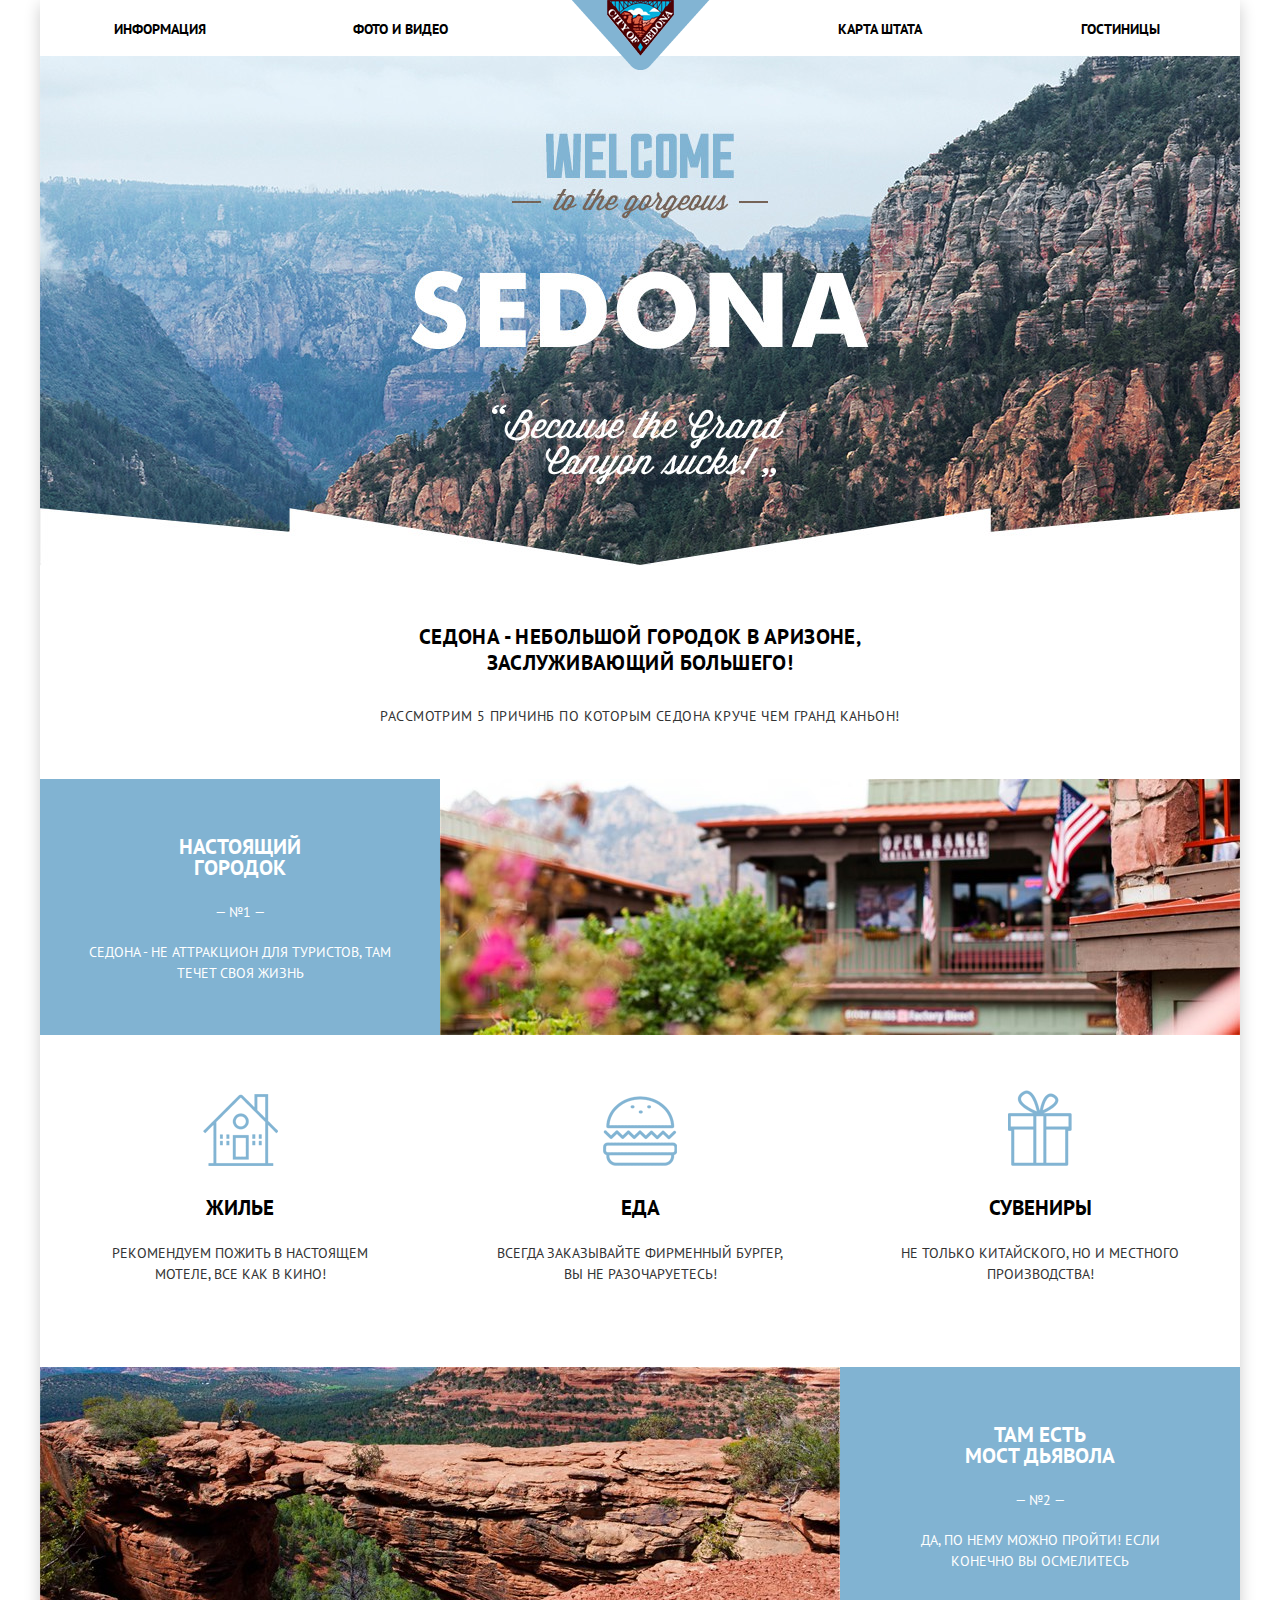
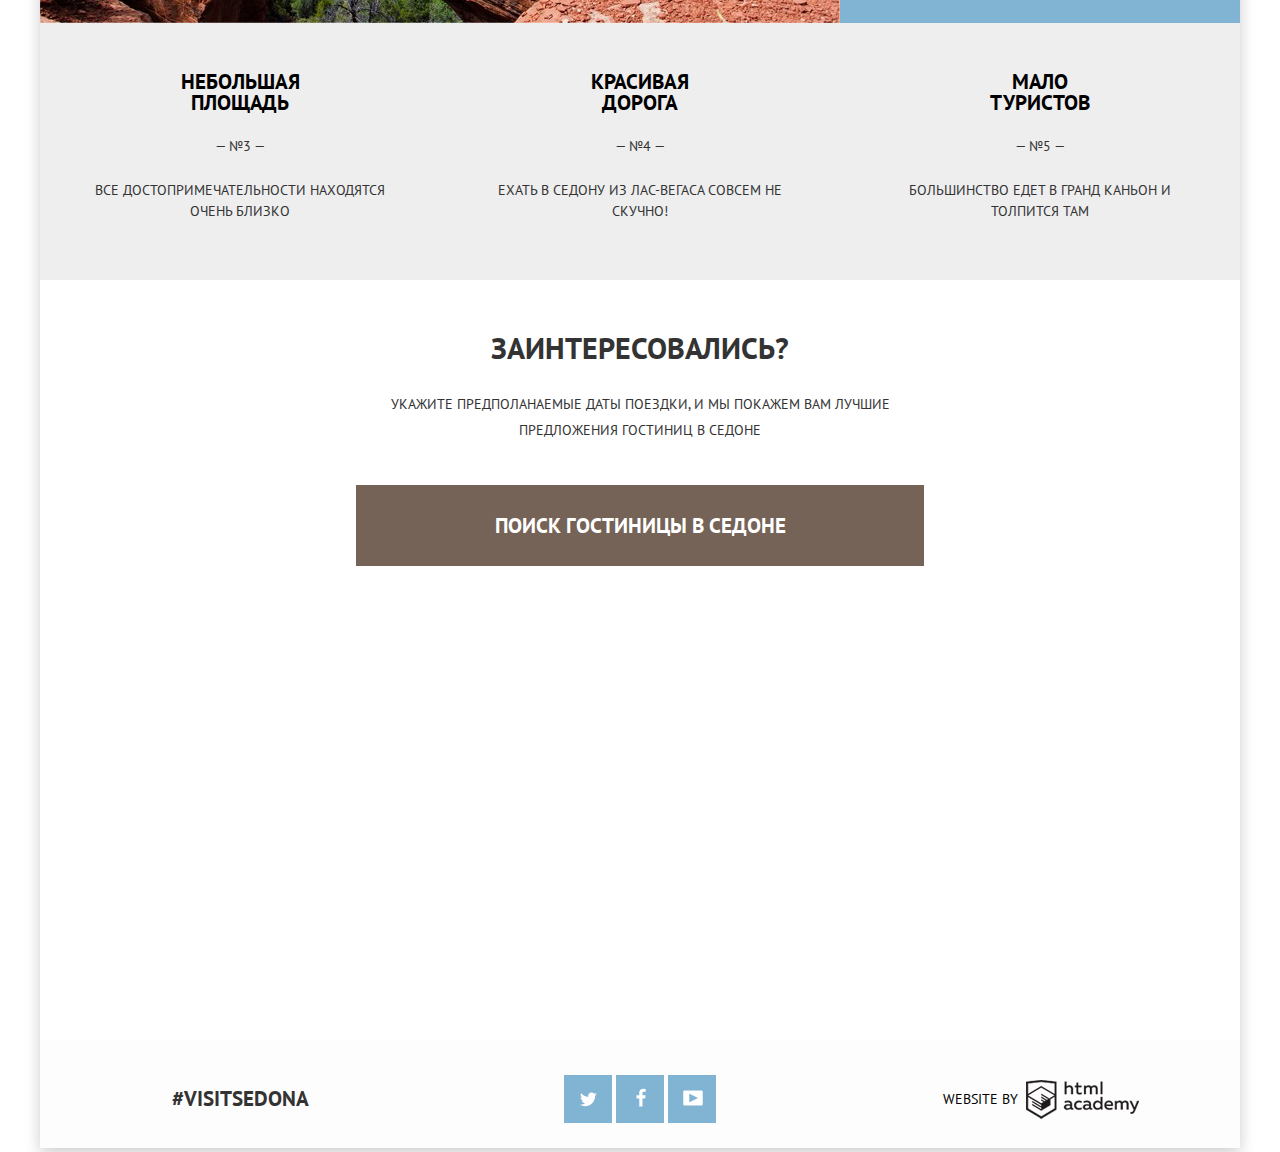
<file: index.html>
<!DOCTYPE html>
<html lang="ru">

<head>
	<meta charset="utf-8">
	<title>Welcome to the gorgeous SEDONA</title>
	<link rel="stylesheet" href="css/normalize.min.css">
	<link rel="stylesheet" href="css/style.min.css">
	<link href='https://fonts.googleapis.com/css?family=PT+Sans:400,700&subset=latin,cyrillic' rel='stylesheet' type='text/css'>
</head>

<body>
	<div class="body-shadow">
		<header class="main-header">
			<div class="container">
				<nav class="main-navigation">
					<ul class="main-navigation-list clearfix">
						<li>
							<a href="#">Информация</a>
						</li>
						<li>
							<a href="#">Фото и видео</a>
						</li>
						<li class="main-navigation-right">
							<a href="inner.html">Гостиницы</a>
						</li>
						<li class="main-navigation-right">
							<a href="#">Карта штата</a>
						</li>
					</ul>
					<div class="logo">
						<img src="img/logo.png" alt="Логотип City of Sedona»">
					</div>
				</nav>
			</div>
		</header>
		<div class="mountains">
			<img src="img/mountains.jpg" alt="Фото Горы Седона" width="1200" height="510">
		</div>
		<div class="intro">
			<h2>СЕДОНА - НЕБОЛЬШОЙ ГОРОДОК В АРИЗОНЕ,<br> ЗАСЛУЖИВАЮЩИЙ БОЛЬШЕГО!</h2>
			<p>РАССМОТРИМ 5 ПРИЧИНБ ПО КОТОРЫМ СЕДОНА КРУЧЕ ЧЕМ ГРАНД КАНЬОН!</p>
		</div>
		<div class="block-1">
			<div class="block-text">
				<h3 class="block-title">НАСТОЯЩИЙ ГОРОДОК</h3>
				<p class="block-annotation">— №1 —</p>
				<p class="block-description">СЕДОНА - НЕ АТТРАКЦИОН ДЛЯ ТУРИСТОВ,
					ТАМ ТЕЧЕТ СВОЯ ЖИЗНЬ</p>
			</div>
			<div class="block-image">
				<img src="img/open-range.jpg" alt="Фото Дом Open Range" width="800" height="256">
			</div>
		</div>
		<div class="feature-item container-1">
			<div class="feature motel">
				<div class="feature-img">
					<img src="img/motel.png" alt="Жилье"></div>
				<h2 class="title">ЖИЛЬЕ</h2>
				<p class="feature-description">РЕКОМЕНДУЕМ ПОЖИТЬ В НАСТОЯЩЕМ МОТЕЛЕ, ВСЕ КАК В КИНО!</p>
			</div>
			<div class="feature food">
				<div class="feature-img"><img src="img/food.png" alt="ЕДА"></div>
				<h2 class="title">ЕДА</h2>
				<p class="feature-description">ВСЕГДА ЗАКАЗЫВАЙТЕ ФИРМЕННЫЙ БУРГЕР, ВЫ НЕ РАЗОЧАРУЕТЕСЬ!</p>
			</div>
			<div class="feature souvenir">
				<div class="feature-img"><img src="img/souvenir.png" alt="СУВЕНИРЫ"></div>
				<h2 class="title">СУВЕНИРЫ</h2>
				<p class="feature-description">НЕ ТОЛЬКО КИТАЙСКОГО, НО И МЕСТНОГО ПРОИЗВОДСТВА!</p>

			</div>
		</div>
		<div class="block-2">
			<div class="block-image">
				<img src="img/red-rocks-row-2.jpg" alt="Фото Красные горы г.Седона" width="800" height="256">
			</div>
			<div class="block-text">
				<h3 class="block-title">ТАМ ЕСТЬ<br>МОСТ ДЬЯВОЛА</h3>
				<p class="block-annotation">— №2 —</p>
				<p class="block-description">ДА, ПО НЕМУ МОЖНО ПРОЙТИ! ЕСЛИ КОНЕЧНО
					ВЫ ОСМЕЛИТЕСЬ</p>
			</div>
		</div>
		<div class="feature-item container-2">
			<div class="feature feature3">
				<h2 class="feature-title">НЕБОЛЬШАЯ<br>ПЛОЩАДЬ</h2>
				<p class="feature-annotation">— №3 —</p>
				<p class="feature-description">ВСЕ ДОСТОПРИМЕЧАТЕЛЬНОСТИ
					НАХОДЯТСЯ ОЧЕНЬ БЛИЗКО</p>
			</div>
			<div class="feature feature4">
				<h2 class="feature-title">КРАСИВАЯ<br>ДОРОГА</h2>
				<p class="feature-annotation">— №4 —</p>
				<p class="feature-description">ЕХАТЬ В СЕДОНУ ИЗ ЛАС-ВЕГАСА СОВСЕМ
					НЕ СКУЧНО!</p>
			</div>
			<div class="feature feature5">
				<h2 class="feature-title">МАЛО<br>ТУРИСТОВ</h2>
				<p class="feature-annotation">— №5 —</p>
				<p class="feature-description">БОЛЬШИНСТВО ЕДЕТ В ГРАНД КАНЬОН И ТОЛПИТСЯ ТАМ</p>
			</div>
		</div>
		<div class="reservation-index">
			<p class="reservation-interes">ЗАИНТЕРЕСОВАЛИСЬ?</p>
			<p>УКАЖИТЕ ПРЕДПОЛАНАЕМЫЕ ДАТЫ ПОЕЗДКИ,
				И МЫ ПОКАЖЕМ ВАМ ЛУЧШИЕ ПРЕДЛОЖЕНИЯ ГОСТИНИЦ В СЕДОНЕ</p>
			<a href="/form.html" class="reservation-form">ПОИСК ГОСТИНИЦЫ В СЕДОНЕ</a>
			
			<div class="modal-content">
				<form>
					<div class="form-index">
						<div class="form-cell form-cell-date-entry">
							<label class="form-text">ДАТА ЗАЕЗДА:</label>
							<input type="date" id="calendar-entry" name="calendar"><span class="icon-calendar"></span>
						</div>
						<div class="form-cell form-cell-date-exit">
							<label class="form-text">ДАТА ВЫЕЗДА:</label>
							<input type="date" id="calendar-exit" name="calendar"><span class="icon-calendar"></span>
						</div>
						<div class="form-cell-quantity form-cell-quantity1">
							<label class="form-text">ВЗРОСЛЫЕ:</label>
							<div class="form-cell-quantity_w">
								<input type="text" id="quantity" name="quantity" value="1">
								<span class="icon-minus"></span><span class="icon-plus"></span>
							</div>
						</div>
						<div class="form-cell-quantity form-cell-quantity2">
							<label class="form-text form-text-child">ДЕТИ:</label>
							<div class="form-cell-quantity_w">
								<input type="text" id="quantity-child" name="quantity" value="0">
								<span class="icon-minus"></span><span class="icon-plus"></span>
							</div>
						</div>
						<input type="submit" id="find" class="find" value="НАЙТИ">
					</div>
				</form>
			</div>
			
			
		</div>
		<div class="map">
			<iframe src="https://www.google.com/maps/embed?pb=!1m18!1m12!1m3!1d52385.18052164407!2d-111.8302437357105!3d34.85437335642629!2m3!1f0!2f0!3f0!3m2!1i1024!2i768!4f13.1!3m3!1m2!1s0x872da132f942b00d%3A0x5548c523fa6c8efd!2sSedona%2C+Arizona+86336%2C+Stati+Uniti!5e0!3m2!1sit!2sfr!4v1462890121921" width="1200" height="580" style="border:0" allowfullscreen></iframe>
		</div>
		<footer class="main-footer main-footer-index">
			<div class="container">
				<div class="footer-contacts">#VISITSEDONA</div>
				<div class="footer-social">
					<a class="social-btn social-btn-twitter" href="#">Twitter</a>
					<a class="social-btn social-btn-facebook" href="#">Фейсбук</a>
					<a class="social-btn social-btn-youtube" href="#">Youtube</a>
				</div>
				<div class="footer-copyright">
					<p class="htmlacademy">WEBSITE BY</p>
					<a class="btn htmlacademy-logo" href="https://htmlacademy.ru">HTML Academy</a>
				</div>
			</div>
		</footer>
	</div>
	
	
	
	
	<script src="js/script.min.js"></script>
</body>

</html>
</file>
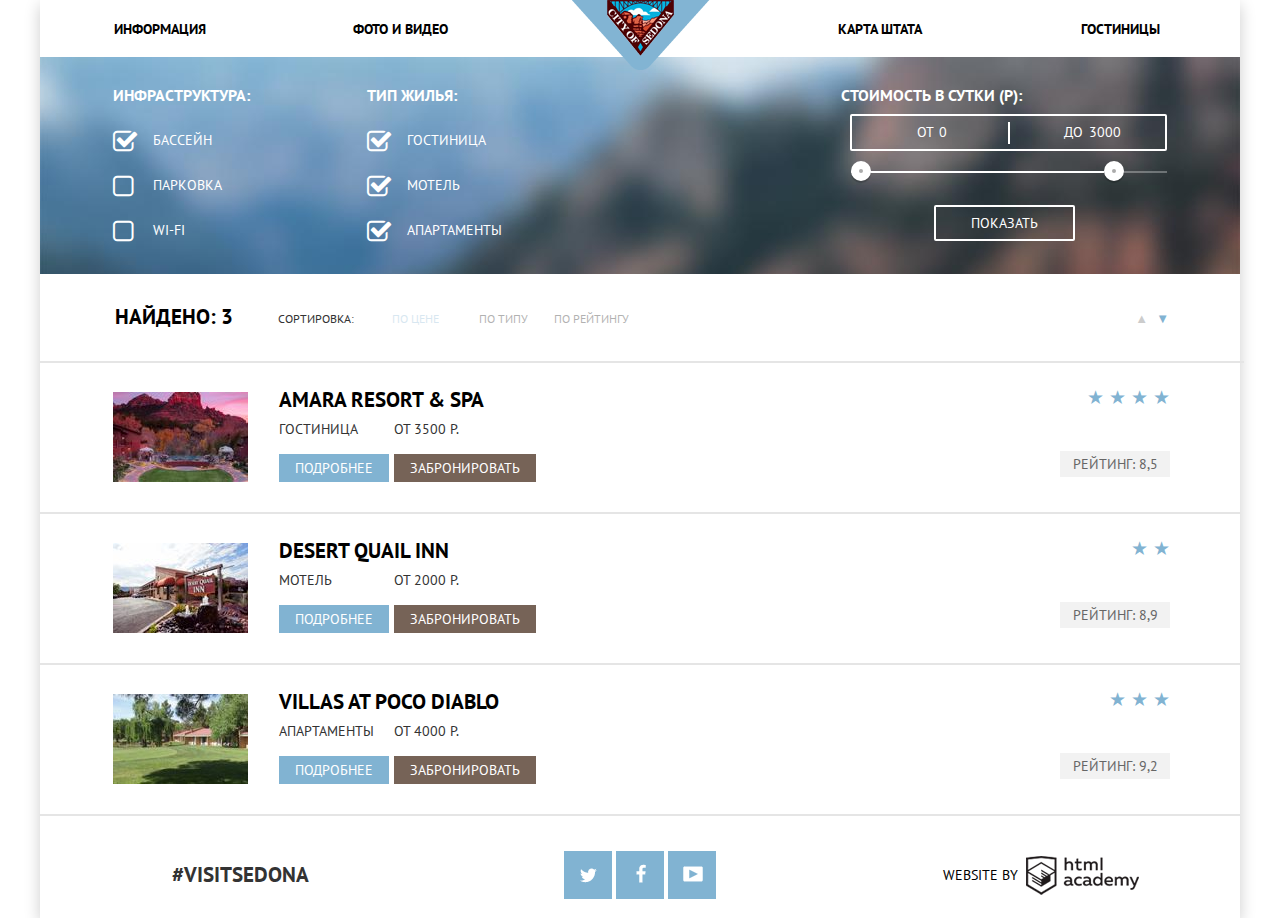
<file: inner.html>
<!DOCTYPE html>
<html lang="ru">

<head>
	<meta charset="utf-8">
	<title>Welcome to the gorgeous SEDONA</title>
	<link rel="stylesheet" href="css/normalize.min.css">
	<link rel="stylesheet" href="css/style.min.css">
	<link href='https://fonts.googleapis.com/css?family=PT+Sans:400,700&subset=latin,cyrillic' rel='stylesheet' type='text/css'>
</head>

<body>
	<div class="body-shadow">
		<header class="main-header">
			<div class="container">
				<nav class="main-navigation">
					<ul class="main-navigation-list clearfix">
						<li>
							<a href="#">Информация</a>
						</li>
						<li>
							<a href="#">Фото и видео</a>
						</li>
						<li class="main-navigation-right">
							<a href="#">Гостиницы</a>
						</li>
						<li class="main-navigation-right">
							<a href="#">Карта штата</a>
						</li>
					</ul>
					<div class="logo">
						<a href="/"><img src="img/logo.png" alt="Логотип City of Sedona»"></a>
					</div>
				</nav>
			</div>
		</header>
		<div class="sorting">
			<div class="sorting-content">
				<div class="sorting-type">
					<p class="type-title">ИНФРАСТРУКТУРА:</p>
					<div class="sorting-check">
						<input type="checkbox" id="checkbox-1" checked>
						<label for="checkbox-1">БАССЕЙН</label>
					</div>
					<div class="sorting-check">
						<input type="checkbox" id="checkbox-2">
						<label for="checkbox-2">ПАРКОВКА</label>
					</div>
					<div class="sorting-check">
						<input type="checkbox" id="checkbox-3">
						<label for="checkbox-3">WI-FI</label>
					</div>
				</div>
				<div class="sorting-type">
					<p class="type-title">ТИП ЖИЛЬЯ:</p>
					<div class="sorting-check">
						<input type="checkbox" id="checkbox-4" checked>
						<label for="checkbox-4">ГОСТИНИЦА</label>
					</div>
					<div class="sorting-check">
						<input type="checkbox" id="checkbox-5" checked>
						<label for="checkbox-5">МОТЕЛЬ</label>
					</div>
					<div class="sorting-check">
						<input type="checkbox" id="checkbox-6" checked>
						<label for="checkbox-6">АПАРТАМЕНТЫ</label>
					</div>
				</div>
				<div class="sorting-price">
					<div class="select-price">
						<p class="type-title">СТОИМОСТЬ В СУТКИ (Р):</p>
						<div class="price-controls">
							<label class="min-price">ОТ
								<input type="text" name="min-price" value="0">
							</label>
							<label class="max-price">ДО
								<input type="text" name="max-price" value="3000">
							</label>
						</div>
						<div class="range-controls">
							<div class="scale">
								<div class="bar">
								</div>
							</div>
							<div class="range-toggle range-toggle-min"></div>
							<div class="range-toggle range-toggle-max"></div>
						</div>
						<button class="btn-transparent" type="submit">ПОКАЗАТЬ</button>
					</div>
				</div>
			</div>
		</div>
		<div class="finded">
			<div class="finded-item">
				<h2>НАЙДЕНО: 3</h2>
			</div>
			<div class="finded-sorting">
				<p class="sorting-title">СОРТИРОВКА:</p>
				<ul class="sorting-critery">
					<li class="critery-active"><a href="#">ПО ЦЕНЕ</a></li>
					<li><a href="#">ПО ТИПУ</a></li>
					<li><a href="#">ПО РЕЙТИНГУ</a></li>
				</ul>
			</div>
			<div class="icon">
				<p class="icon icon-down">&#9660;</p>
				<p class="icon icon-up">&#9650;</p>
			</div>
		</div>
		<div class="hotels">
			<div class="hotel">
				<div class="hotel-img">
					<img src="img/hotel-amara-resort-and-spa.jpg" alt="Фото гостиницы Amara Resort & SPA" width="135" height="90">
				</div>
				<div class="hotel-description">
					<h2><a class="h2" href="#">AMARA RESORT & SPA</a></h2>
					<p class="hotel-type">ГОСТИНИЦА</p>
					<p class="hotel-price">ОТ 3500 Р.</p>
					<a class="more" href="#">ПОДРОБНЕЕ</a>
					<a class="reserve" href="#">ЗАБРОНИРОВАТЬ</a>
				</div>
				<div class="hotel-raiting">
					<p class="raiting-stars">&#9733; &#9733; &#9733; &#9733;</p>
					<p class="raiting-vote">РЕЙТИНГ: 8,5</p>
				</div>
			</div>
			<div class="hotel">
				<div class="hotel-img">
					<img src="img/motel-desert-quail-inn.jpg" alt="Фото мотеля DESERT QUAIL INN" width="135" height="90">
				</div>
				<div class="hotel-description">
					<h2><a class="h2" href="#">DESERT QUAIL INN</a></h2>
					<p class="hotel-type">МОТЕЛЬ</p>
					<p class="hotel-price">ОТ 2000 Р.</p>
					<a class="more" href="#">ПОДРОБНЕЕ</a>
					<a class="reserve" href="#">ЗАБРОНИРОВАТЬ</a>
				</div>
				<div class="hotel-raiting">
					<p class="raiting-stars">&#9733; &#9733;</p>
					<p class="raiting-vote">РЕЙТИНГ: 8,9</p>
				</div>
			</div>
			<div class="hotel">
				<div class="hotel-img">
					<img src="img/apartment-villas-at-poco-diablo.jpg" alt="Фото апартамента VILLAS AT POCO DIABLO" width="135" height="90">
				</div>
				<div class="hotel-description">
					<h2><a class="h2" href="#">VILLAS AT POCO DIABLO</a></h2>
					<p class="hotel-type">АПАРТАМЕНТЫ</p>
					<p class="hotel-price">ОТ 4000 Р.</p>
					<a class="more" href="#">ПОДРОБНЕЕ</a>
					<a class="reserve" href="#">ЗАБРОНИРОВАТЬ</a>
				</div>
				<div class="hotel-raiting">
					<p class="raiting-stars">&#9733; &#9733; &#9733;</p>
					<p class="raiting-vote">РЕЙТИНГ: 9,2</p>
				</div>
			</div>
		</div>
		<footer class="main-footer">
			<div class="container">
				<div class="footer-contacts">#VISITSEDONA</div>
				<div class="footer-social">
					<a class="social-btn social-btn-twitter" href="#">Twitter</a>
					<a class="social-btn social-btn-facebook" href="#">Фейсбук</a>
					<a class="social-btn social-btn-youtube" href="#">Youtube</a>
				</div>
				<div class="footer-copyright">
					<p class="htmlacademy">WEBSITE BY</p>
					<a class="btn htmlacademy-logo" href="https://htmlacademy.ru">HTML Academy</a>
				</div>
			</div>
		</footer>
	</div>
	
	
	
	<script src="js/script.min.js"></script>
</body>

</html>
</file>
<file: css/style.min.css>
@font-face{font-weight:normal;font-style:normal;font-family:"symbols-sedona";src:url("../fonts/symbols-sedona.woff") format("woff"),url("../fonts/symbols-sedona.woff2") format("woff2")}img{max-width:100%;vertical-align:top}body{font-size:14px;line-height:21px;color:#333;font-weight:normal;font-family:"PT Sans","Arial",sans-serif}.body-shadow{width:1200px;margin-left:auto;margin-right:auto;-webkit-box-shadow:0 5px 15px rgba(0,1,1,0.2);box-shadow:0 5px 15px rgba(0,1,1,0.2)}[class^="icon-"]::before,[class*=" icon-"]::before{display:inline-block;width:1em;margin-right:.2em;margin-left:.2em;font-weight:normal;line-height:1em;font-family:"symbols-sedona";text-align:center;text-transform:none;text-decoration:inherit;font-style:normal;font-variant:normal;speak:none}.icon-check-off::before{content:"\2610"}.icon-check-on::before{content:"\2611"}.icon-calendar::before{content:"\e800"}.icon-plus::before{content:"\e801"}.icon-minus::before{content:"\e802"}.container{width:1200px;margin:0 auto;padding-top:16px;font-weight:bold;text-transform:uppercase;font-size:0}.main-navigation-list{width:100%;margin:0;padding:0;list-style:none}.main-navigation-list li{width:20%;display:inline-block;vertical-align:top;text-align:center}.main-navigation-right{float:right}.main-navigation a{display:block;color:#000;font-size:14px;line-height:26px;font-weight:bold;text-decoration:none}.main-navigation a:hover{color:#81b3d2}.main-navigation a:down{opacity:.3}.main-navigation a:active{color:#766357}.main-navigation a:hover:active{color:#604e43}.main-navigation a:down:active{color:#604e43}.logo{position:absolute;left:50%;top:0;margin-left:-68.5px}.mountains{width:1200px;margin-top:14px;margin-left:auto;margin-right:auto}.mountains img{width:100%}.bkg-white{width:1200px;margin-top:-329px;margin-left:auto;margin-right:auto;z-index:3;text-transform:uppercase}.intro{width:1200px;margin-top:58px;margin-left:auto;letter-spacing:.03em;margin-right:auto;text-align:center}h2{font-size:21px;line-height:26px;color:#000;font-weight:bold}p{font-size:14px;line-height:26px;color:#333}.intro p{padding-top:10px}.block-title{margin:0 100px;padding-top:9px;font-size:21px;line-height:21px;color:#fff;font-weight:bold;text-align:center}.block-1{width:1200px;margin:0 auto;margin-top:50px;font-size:0}.block-text{width:400px;height:256px;padding-top:48px;padding-bottom:33px;font-size:14px;line-height:21px;color:#fff;font-weight:normal;text-align:center;background-color:#81b3d2;display:inline-block;vertical-align:top;-webkit-box-sizing:border-box;-moz-box-sizing:border-box;box-sizing:border-box}.block-image{width:800px;margin:0 auto;display:inline-block;vertical-align:top;height:256px;overflow:hidden}.feature-item{width:1200px;font-size:0;margin-left:auto;margin-right:auto;text-align:center}.container-1{margin-bottom:29px}.feature-item .feature{width:400px;margin:0;padding:31px 4% 40px;text-align:center;display:inline-block;vertical-align:top;-webkit-box-sizing:border-box;-moz-box-sizing:border-box;box-sizing:border-box}.feature-img{height:100px;line-height:100px}.feature-img img{vertical-align:bottom}.feature-title{line-height:21px}.container-1 .title{margin-top:29px}.feature-description{line-height:21px;padding-top:4px}.feature-description{line-height:21px;padding-top:4px}.container-2 .feature-description{padding-top:7px;padding-bottom:4px}.container-2{background:#eee}.block-2{width:1200px;margin:0 auto;margin-top:-1px;font-size:0}.block-2 h2{line-height:21px}.feature-annotation{padding-top:2px}.block-annotation{margin:24px 45px 0;color:#fff;font-size:14px;line-height:21px}.block-description{margin:19px 49px 0;color:#fff;font-size:14px;line-height:21px}.reservation-index{width:568px;margin:0 auto;margin-top:55px;text-align:center;background:white;position:relative}.reservation-interes{font-size:30px;font-weight:bold}.reservation-form{color:white;font-weight:bold;text-align:center;padding:30px 0;margin:0 auto;margin-top:28px;background:#766357;width:100%;text-decoration:none;font-size:21px;display:inline-block;vertical-align:top}.modal-content{width:568px;top:0;left:0;background:#fff;margin:0 auto;z-index:2;position:relative;opacity:0;visibility:hidden;-webkit-transition:all .3s;transition:all .3s}.modal-content-show{opacity:1;visibility:visible}.form-index{padding:54px;width:460px;margin-left:auto;margin-right:auto;background-color:#fff;position:absolute;z-index:5;top:0}.form-cell{font-size:14px;line-height:26px;font-weight:bold;margin-bottom:26px;position:relative}.form-text{display:inline-block;vertical-align:top;width:97px;padding-top:7px;margin:0 auto;font-size:14px;line-height:26px;font-weight:bold;text-align:left}.form-text-child{width:81px;margin:0 8px;text-align:right}.form-cell-quantity{width:228px;font-size:14px;line-height:26px;font-weight:bold;margin-bottom:30px;padding-left:0;display:inline-block;vertical-align:top;font-size:0}.form-cell-quantity_w{display:inline-block;vertical-align:top;position:relative;margin-left:15px}input[type="date"]{width:343px;margin-top:3px;margin-left:14px;padding:8px 16px;padding-right:40px;font-size:14px;line-height:21px;font-weight:normal;color:#000;text-transform:uppercase;background-color:#f2f2f2;border:0;outline:0;display:inline-block;vertical-align:top;-webkit-box-sizing:border-box;-moz-box-sizing:border-box;box-sizing:border-box}.icon-calendar{content:"\e800";position:absolute;font-size:21px;font-weight:normal;width:10px;height:10px;color:#a9a9a9}.form-cell-date-entry .icon-calendar{top:7px;right:25px}.form-cell-date-exit .icon-calendar{top:8px;right:25px}input [type="date"]{display:none}.icon-plus{content:"\e801";position:absolute;font-size:14px;color:#a9a9a9}.form-cell-quantity_w .icon-plus{top:9px;right:9px}.icon-minus{content:"\e802";position:absolute;font-size:14px;font-weight:normal;color:#a9a9a9}.form-cell-quantity_w .icon-minus{top:9px;left:10px}.form-cell-quantity_w input{width:115px;margin-top:2px;padding:7px 25px;font-size:14px;line-height:26px;font-weight:bold;text-align:center;color:#000;text-transform:uppercase;background-color:#f2f2f2;border:0;outline:0;display:inline-block;vertical-align:top;-webkit-box-sizing:border-box;-moz-box-sizing:border-box;box-sizing:border-box}.find{width:100%;color:#fff;font-size:21px;line-height:26px;padding-top:20px;padding-bottom:13px;margin-top:21px;background:#81b3d2;border:0}.map{margin:0 auto;text-align:center;z-index:1}.sorting{width:1200px;margin:0 auto;margin-top:15px;background:#81b3d2 url("../img/mountains-blurry.jpg") no-repeat}.sorting-content{padding:12px 73px;padding-bottom:17px}.sorting-type{width:250px;display:inline-block;vertical-align:top;font-size:16px;line-height:21px;color:white}.sorting-type p{width:250px}.type-title{font-size:16px;line-height:21px;font-weight:bold;color:white}label{width:200px;cursor:pointer}.sorting-check{position:relative;display:inline-block;vertical-align:top;width:200px;font-size:14px;line-height:21px;color:white;padding-top:8px;padding-bottom:16px;padding-left:40px;text-decoration:none;cursor:pointer}.sorting-check label::before{content:"\2610";position:absolute;top:10px;left:0;font-family:"symbols-sedona";font-size:26px}.sorting-check input{display:none}.sorting-check input:checked+label::before{content:"\2611"}.sorting-price{float:right;width:326px;display:inline-block;vertical-align:top}.finded{width:1054px;margin:0 auto;padding:13px 75px;border-bottom:2px solid #e5e5e5}.finded-item{width:140px;display:inline-block;vertical-align:top;padding-right:19px}.finded-sorting{width:600px;display:inline-block;vertical-align:top;font-size:12px;line-height:18px}.sorting-critery{width:400px;margin-top:23px;font-size:12px;line-height:18px;margin-left:-56px;display:inline-block;vertical-align:top;text-decoration:none}.sorting-title{font-size:12px}.sorting-critery li{width:80px;display:inline-block;vertical-align:top;color:#000;opacity:.3;margin-right:5px;text-align:center;text-decoration:none}.sorting-critery a{text-decoration:none;font-size:12px;line-height:18px;color:#000}.sorting-critery a:active{opacity:1}.sorting-critery a:hover{color:#81b3d2;opacity:1}.critery-active a{color:#81b3d2;opacity:1}.sorting-title{width:110px;display:inline-block;vertical-align:top;padding-top:7px}.sorting-price{color:#fff;text-transform:uppercase}.filter-range-title{margin-bottom:9px;font-size:16px;line-height:21px}.price-controls{position:relative;height:33px;margin-top:-8px;margin-left:9px;margin-bottom:20px;font-size:0;border:2px solid #fff;-webkit-border-radius:2px;border-radius:2px}.price-controls::after{content:"";position:absolute;top:50%;left:50%;width:2px;height:22px;background:#fff;-webkit-transform:translate(-50%,-50%);-ms-transform:translate(-50%,-50%);transform:translate(-50%,-50%)}.price-controls label{display:inline-block;font-size:14px;line-height:31px;vertical-align:top;cursor:pointer}.price-controls .min-price,.price-controls .max-price{width:82px;margin-left:65px}.price-controls input{width:50px;margin:0;color:inherit;font:inherit;background:0;border:0;outline:0}.range-controls{position:relative;margin-left:10px;margin-bottom:32px}.range-controls .scale{height:2px;background:rgba(255,255,255,0.3)}.range-controls .bar{width:80%;height:2px;background:#fff}.range-toggle{position:absolute;top:-10px;width:4px;height:4px;background:#ababab;border:8px solid #fff;-webkit-border-radius:50%;border-radius:50%;-webkit-box-shadow:0 2px 1px 0 rgba(0,1,1,0.2);box-shadow:0 2px 1px 0 rgba(0,1,1,0.2);cursor:pointer}.range-toggle:hover{background:#1c4f80}.range-toggle-min{left:0}.range-toggle-max{left:80%}.btn-transparent{display:block;margin:0 auto;padding:6px 35px;font-size:14px;line-height:20px;color:#fff;text-transform:uppercase;background:transparent;border:2px solid #fff;-webkit-border-radius:2px;border-radius:2px;outline:0;cursor:pointer}.btn-transparent:hover{color:#000;background:#fff}.icon{float:right;padding-top:3px;margin-left:8px;font-size:13px;color:#ccc}.icon:hover{color:#000}.icon:active{color:#81b3d2}.icon-down{color:#81b3d2;display:inline-block;vertical-align:top}.icon-up{display:inline-block;vertical-align:top}.hotels{width:1200px;margin:0 auto}.hotel{padding-left:73px;padding-right:70px;padding-top:29px;padding-bottom:30px;border-bottom:2px solid #e5e5e5}.hotel-img{width:162px;display:inline-block;vertical-align:top}.hotel-description{width:300px;font-size:21px;line-height:26px;font-weight:bold;display:inline-block;vertical-align:top}.hotel-description h2{margin:0 auto;margin-top:-5px}.h2{color:#000;text-decoration:none}.hotel-description .h2:hover{color:#81b3d2}.hotel-description h2:down{opacity:.0.3}.hotel-type{font-size:14px;line-height:21px;font-weight:normal;color:#333}.hotel-price{font-size:14px;line-height:21px;font-weight:normal;color:#333}.hotel-raiting{float:right;text-align:right;margin-top:-26px}.raiting-stars{font-size:19px;line-height:normal;color:#81b3d2}.raiting-vote{width:102px;margin-top:42px;padding:4px;font-size:14px;line-height:21px;line-height:normal;color:#666;text-align:center;background:#f2f2f2}.hotel-type{width:100px;margin-right:10px;display:inline-block;vertical-align:top;margin-top:6px}.hotel-price{width:100px;display:inline-block;vertical-align:top;margin-top:6px}.more{width:110px;background:#81b3d2;color:#fff;font-size:14px;line-height:20px;font-weight:normal;text-align:center;text-decoration:none;padding:4px 0;margin-right:0;display:inline-block;vertical-align:top}.more:hover{background:#669ec0}.more:down{background:#5496bd;opacity:rbga(255,255,255,0.3)}.reserve{width:134px;background:#766357;color:#fff;font-size:14px;line-height:20px;font-weight:normal;text-align:center;text-decoration:none;padding:4px;display:inline-block;vertical-align:top}.reserve:hover{background:#604e43}.reserve:down{background:#503e33;opacity:rbga(255,255,255,0.3)}.sprite{background-image:url(../img/sprite.png);background-repeat:no-repeat;display:block}.main-footer{width:1200px;margin:0 auto;padding:19px 0;text-align:center}.main-footer-index{background-color:rgba(253,253,253,0.9);position:relative;padding-top:20px;padding-bottom:25px;margin-top:-113px;z-index:2}.footer-contacts{width:400px;font-size:21px;line-height:26px;font-weight:bold;display:inline-block;vertical-align:top;padding:11px 0}.footer-social{width:400px;display:inline-block;vertical-align:top}.social-btn{display:inline-block;vertical-align:top;width:20px;height:20px;padding:14px;font-size:0;background:#81b3d2 url("../img/sprite.png") no-repeat;text-decoration:none;margin:0 2px}.social-btn:hover{background-color:#669ec0}.social-btn:active{background-color:#5496bd;opacity:.3}.social-btn-twitter{background-position:6px -159px}.social-btn-facebook{background-position:10px -81px}.social-btn-youtube{background-position:5px -196px}.social-btn-twitter:hover{background-position:7px -159px}.social-btn-facebook:hover{background-position:10px -81px}.social-btn-youtube:hover{background-position:5px -196px}.social-btn-twitter:active{background-position:7px -159px}.social-btn-facebook:active{background-position:10px -81px}.social-btn-youtube:active{background-position:5px -196px}.footer-copyright{width:400px;font-weight:normal;display:inline-block;vertical-align:top;padding-top:4px}.htmlacademy{width:84px;color:#000;display:inline-block;vertical-align:top;margin:0 auto;padding:7px 0}.htmlacademy-logo{display:inline-block;vertical-align:top;width:120px;height:41px;font-size:0;background:url("../img/htmlacademy.png") no-repeat center;text-decoration:none;color:#5496bd}.htmlacademy-logo:hover{color:#5496bd}.htmlacademy-logo:active{color:#bdbbbc}
</file>
